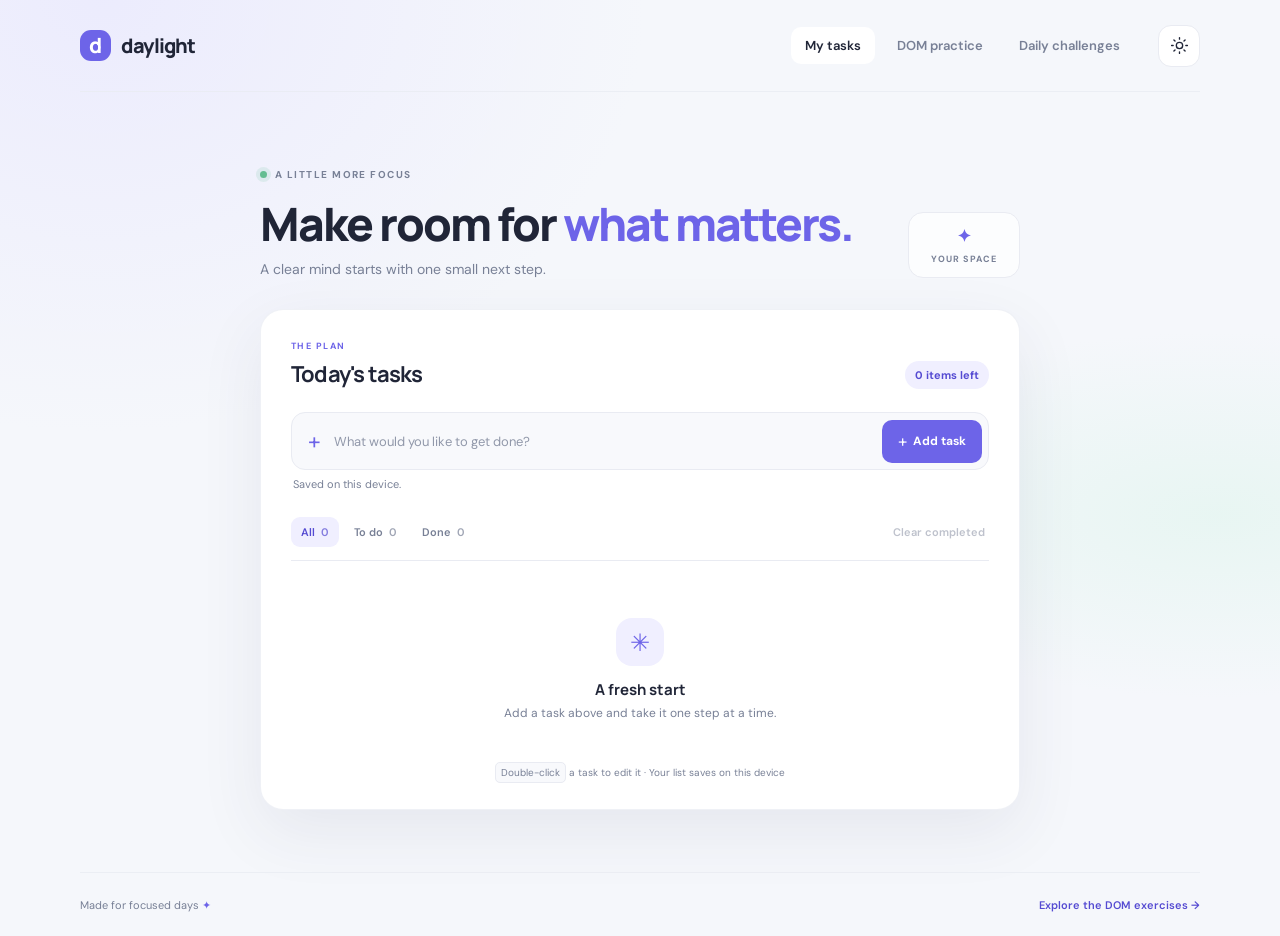
<file: index.html>
<!doctype html>
<html lang="en">
  <head>
    <meta charset="utf-8">
    <meta name="viewport" content="width=device-width, initial-scale=1">
    <meta name="theme-color" content="#f5f7fb">
    <meta name="description" content="A calm, accessible to-do list built with vanilla JavaScript and DOM manipulation.">
    <title>Daylight — To-do list</title>
    <link rel="preconnect" href="https://fonts.googleapis.com">
    <link rel="preconnect" href="https://fonts.gstatic.com" crossorigin>
    <link href="https://fonts.googleapis.com/css2?family=DM+Sans:wght@400;500;600;700&family=Manrope:wght@500;600;700;800&display=swap" rel="stylesheet">
    <link rel="stylesheet" href="styles.css">
    <script src="app.js" defer></script>
  </head>
  <body>
    <div class="page-shell">
      <header class="topbar">
        <a class="brand" href="./" aria-label="Daylight home">
          <span class="brand-mark" aria-hidden="true">d</span>
          <span>daylight</span>
        </a>
        <nav class="topbar-nav" aria-label="Main navigation">
          <a class="nav-link nav-link-current" href="./" aria-current="page">My tasks</a>
          <a class="nav-link" href="dom-practice.html">DOM practice</a>
          <a class="nav-link" href="daily-challenges/">Daily challenges</a>
        </nav>
        <button class="icon-button theme-toggle" id="theme-toggle" type="button" aria-label="Switch to dark theme" aria-pressed="false">
          <svg class="sun-icon" viewBox="0 0 24 24" fill="none" aria-hidden="true">
            <circle cx="12" cy="12" r="4"></circle>
            <path d="M12 2v2m0 16v2M4.93 4.93l1.42 1.42m11.3 11.3 1.42 1.42M2 12h2m16 0h2M4.93 19.07l1.42-1.42m11.3-11.3 1.42-1.42"></path>
          </svg>
          <svg class="moon-icon" viewBox="0 0 24 24" fill="none" aria-hidden="true">
            <path d="M20.2 15.4A8.5 8.5 0 0 1 8.6 3.8 8.5 8.5 0 1 0 20.2 15.4Z"></path>
          </svg>
        </button>
      </header>

      <main class="main-content">
        <section class="welcome-row" aria-labelledby="page-title">
          <div>
            <p class="eyebrow"><span class="eyebrow-dot" aria-hidden="true"></span> A LITTLE MORE FOCUS</p>
            <h1 id="page-title">Make room for <span>what matters.</span></h1>
            <p class="intro-copy">A clear mind starts with one small next step.</p>
          </div>
          <div class="date-card" aria-label="Your task list">
            <span class="date-card-icon" aria-hidden="true">✦</span>
            <span>YOUR SPACE</span>
          </div>
        </section>

        <section class="todo-card" aria-labelledby="list-heading">
          <div class="card-heading">
            <div>
              <p class="section-kicker">THE PLAN</p>
              <h2 id="list-heading">Today's tasks</h2>
            </div>
            <span class="task-count" id="items-left">0 items left</span>
          </div>

          <form class="todo-form" id="todo-form">
            <label class="sr-only" for="todo-input">Add a task</label>
            <span class="input-plus" aria-hidden="true">+</span>
            <input id="todo-input" name="task" type="text" maxlength="160" placeholder="What would you like to get done?" autocomplete="off" required>
            <button class="add-button" type="submit"><span aria-hidden="true">+</span> Add task</button>
          </form>

          <p class="storage-status" id="storage-status" role="status" aria-live="polite"></p>

          <div class="list-toolbar">
            <div class="filters" role="group" aria-label="Filter tasks">
              <button class="filter-button active" type="button" data-filter="all" aria-pressed="true">All <span id="all-count">0</span></button>
              <button class="filter-button" type="button" data-filter="active" aria-pressed="false">To do <span id="active-count">0</span></button>
              <button class="filter-button" type="button" data-filter="completed" aria-pressed="false">Done <span id="completed-count">0</span></button>
            </div>
            <button class="text-button clear-button" id="clear-completed" type="button" disabled>Clear completed</button>
          </div>

          <ul class="todo-list" id="todo-list" aria-label="Tasks"></ul>
          <div class="empty-state" id="empty-state">
            <span class="empty-illustration" aria-hidden="true">✳</span>
            <h3 id="empty-title">A fresh start</h3>
            <p id="empty-copy">Add a task above and take it one step at a time.</p>
          </div>
          <p class="keyboard-hint"><kbd>Double-click</kbd> a task to edit it <span aria-hidden="true">·</span> Your list saves on this device</p>
        </section>
      </main>

      <footer class="page-footer">
        <span>Made for focused days <span aria-hidden="true">✦</span></span>
        <a href="dom-practice.html">Explore the DOM exercises <span aria-hidden="true">→</span></a>
      </footer>
    </div>
  </body>
</html>
</file>
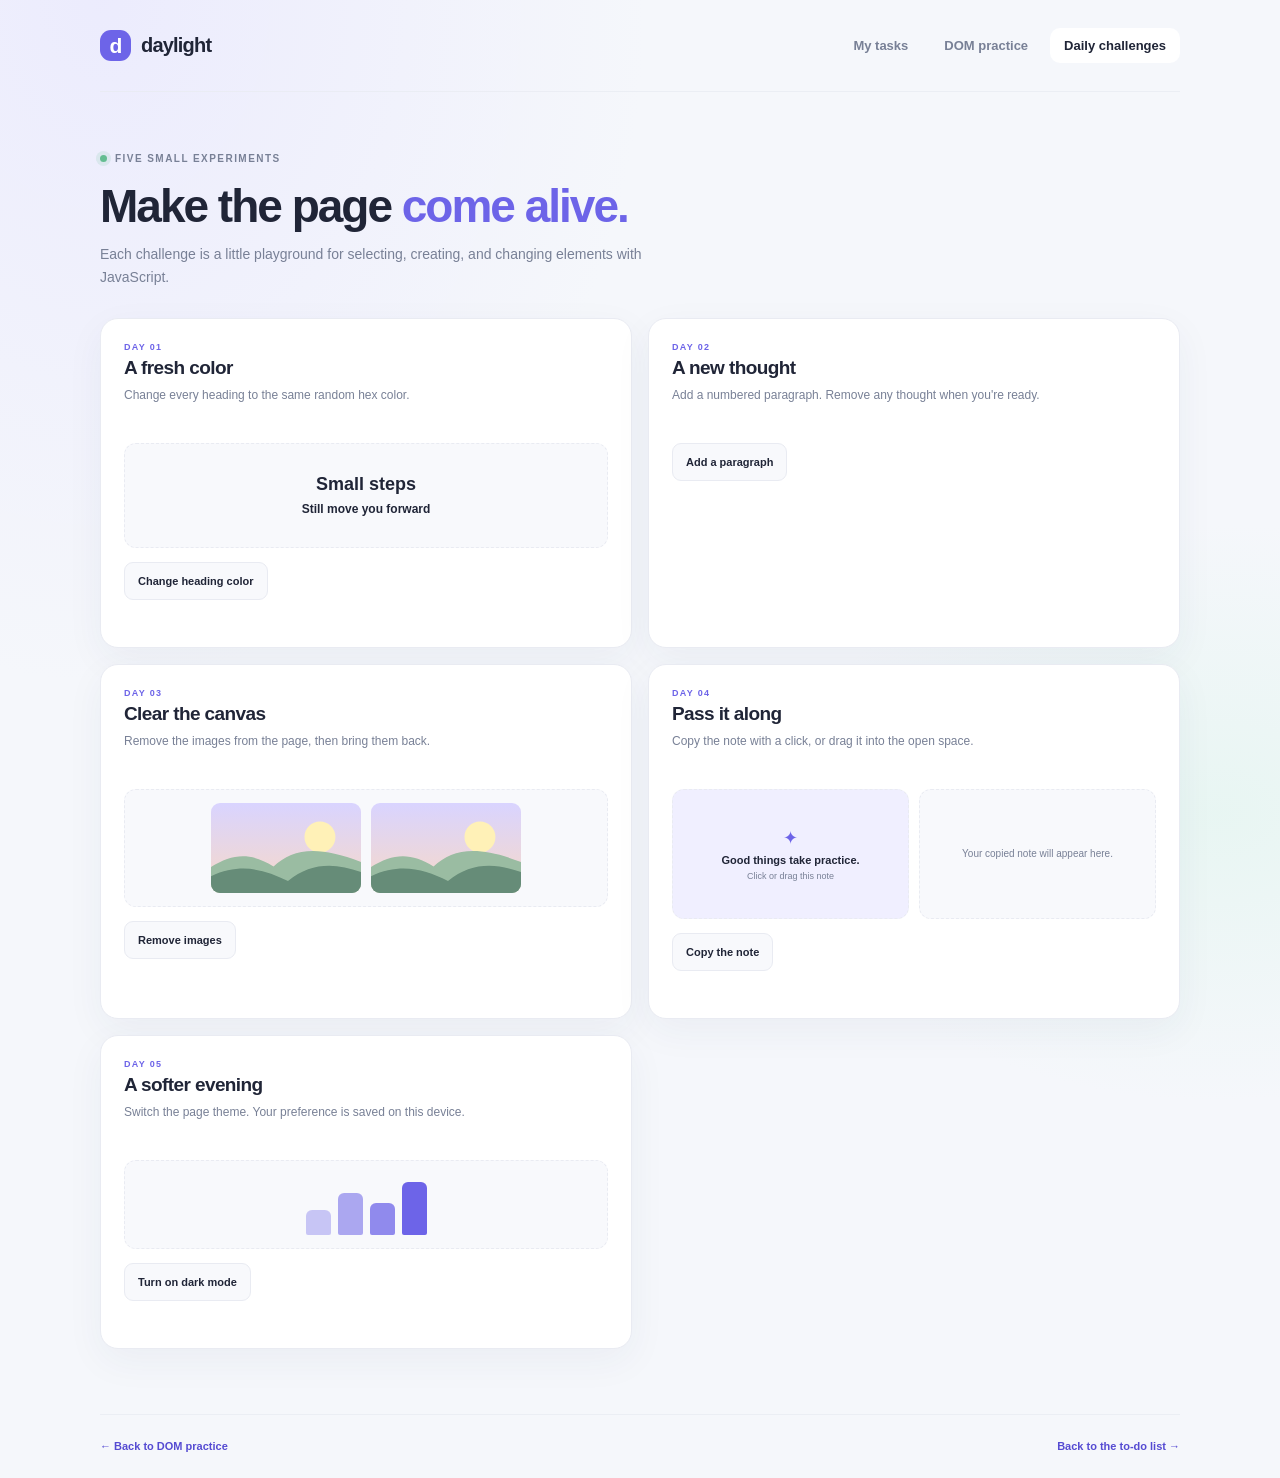
<file: daily-challenges/index.html>
<!doctype html>
<html lang="en">
  <head>
    <meta charset="utf-8">
    <meta name="viewport" content="width=device-width, initial-scale=1">
    <meta name="description" content="Five small, interactive DOM manipulation challenges for Week 5.">
    <title>Daily DOM Challenges — Week 5</title>
    <link rel="stylesheet" href="../styles.css">
    <link rel="stylesheet" href="challenges.css">
    <script src="challenges.js" defer></script>
  </head>
  <body>
    <div class="page-shell challenges-shell">
      <header class="topbar">
        <a class="brand" href="../" aria-label="Daylight home">
          <span class="brand-mark" aria-hidden="true">d</span>
          <span>daylight</span>
        </a>
        <nav class="topbar-nav" aria-label="Main navigation">
          <a class="nav-link" href="../">My tasks</a>
          <a class="nav-link" href="../dom-practice.html">DOM practice</a>
          <a class="nav-link nav-link-current" href="./" aria-current="page">Daily challenges</a>
        </nav>
      </header>

      <main class="challenges-main">
        <p class="eyebrow"><span class="eyebrow-dot" aria-hidden="true"></span> FIVE SMALL EXPERIMENTS</p>
        <h1>Make the page <span>come alive.</span></h1>
        <p class="challenges-intro">Each challenge is a little playground for selecting, creating, and changing elements with JavaScript.</p>

        <div class="challenge-grid">
          <section class="challenge-card" aria-labelledby="color-title">
            <p class="challenge-number">DAY 01</p>
            <h2 id="color-title">A fresh color</h2>
            <p>Change every heading to the same random hex color.</p>
            <div class="color-preview">
              <h3>Small steps</h3>
              <h4>Still move you forward</h4>
            </div>
            <button class="challenge-button" id="change-color" type="button">Change heading color</button>
            <p class="challenge-status" id="color-status" role="status" aria-live="polite"></p>
          </section>

          <section class="challenge-card" aria-labelledby="paragraph-title">
            <p class="challenge-number">DAY 02</p>
            <h2 id="paragraph-title">A new thought</h2>
            <p>Add a numbered paragraph. Remove any thought when you're ready.</p>
            <button class="challenge-button" id="add-paragraph" type="button">Add a paragraph</button>
            <ol class="thought-list" id="thought-list" aria-label="Numbered thoughts"></ol>
          </section>

          <section class="challenge-card" aria-labelledby="image-title">
            <p class="challenge-number">DAY 03</p>
            <h2 id="image-title">Clear the canvas</h2>
            <p>Remove the images from the page, then bring them back.</p>
            <div class="image-gallery" id="image-gallery">
              <img src="sample-image.svg" alt="Abstract sunrise over a green hill">
              <img src="sample-image.svg" alt="Abstract sunrise over a green hill">
            </div>
            <button class="challenge-button" id="toggle-images" type="button">Remove images</button>
            <p class="challenge-status" id="image-status" role="status" aria-live="polite"></p>
          </section>

          <section class="challenge-card" aria-labelledby="copy-title">
            <p class="challenge-number">DAY 04</p>
            <h2 id="copy-title">Pass it along</h2>
            <p>Copy the note with a click, or drag it into the open space.</p>
            <div class="copy-playground">
              <div class="copy-source" id="copy-source" draggable="true" tabindex="0">
                <span aria-hidden="true">✦</span>
                <p>Good things take practice.</p>
                <small>Click or drag this note</small>
              </div>
              <div class="copy-target" id="copy-target" tabindex="0" aria-label="Copied content area">
                <span class="target-placeholder">Your copied note will appear here.</span>
              </div>
            </div>
            <button class="challenge-button" id="copy-note" type="button">Copy the note</button>
            <p class="challenge-status" id="copy-status" role="status" aria-live="polite"></p>
          </section>

          <section class="challenge-card challenge-card-theme" aria-labelledby="theme-title">
            <p class="challenge-number">DAY 05</p>
            <h2 id="theme-title">A softer evening</h2>
            <p>Switch the page theme. Your preference is saved on this device.</p>
            <div class="theme-preview" aria-hidden="true">
              <span></span><span></span><span></span><span></span>
            </div>
            <button class="challenge-button" id="toggle-theme" type="button" aria-pressed="false">Turn on dark mode</button>
            <p class="challenge-status" id="theme-status" role="status" aria-live="polite"></p>
          </section>
        </div>
      </main>

      <footer class="page-footer">
        <a href="../dom-practice.html">← Back to DOM practice</a>
        <a href="../">Back to the to-do list →</a>
      </footer>
    </div>
  </body>
</html>
</file>
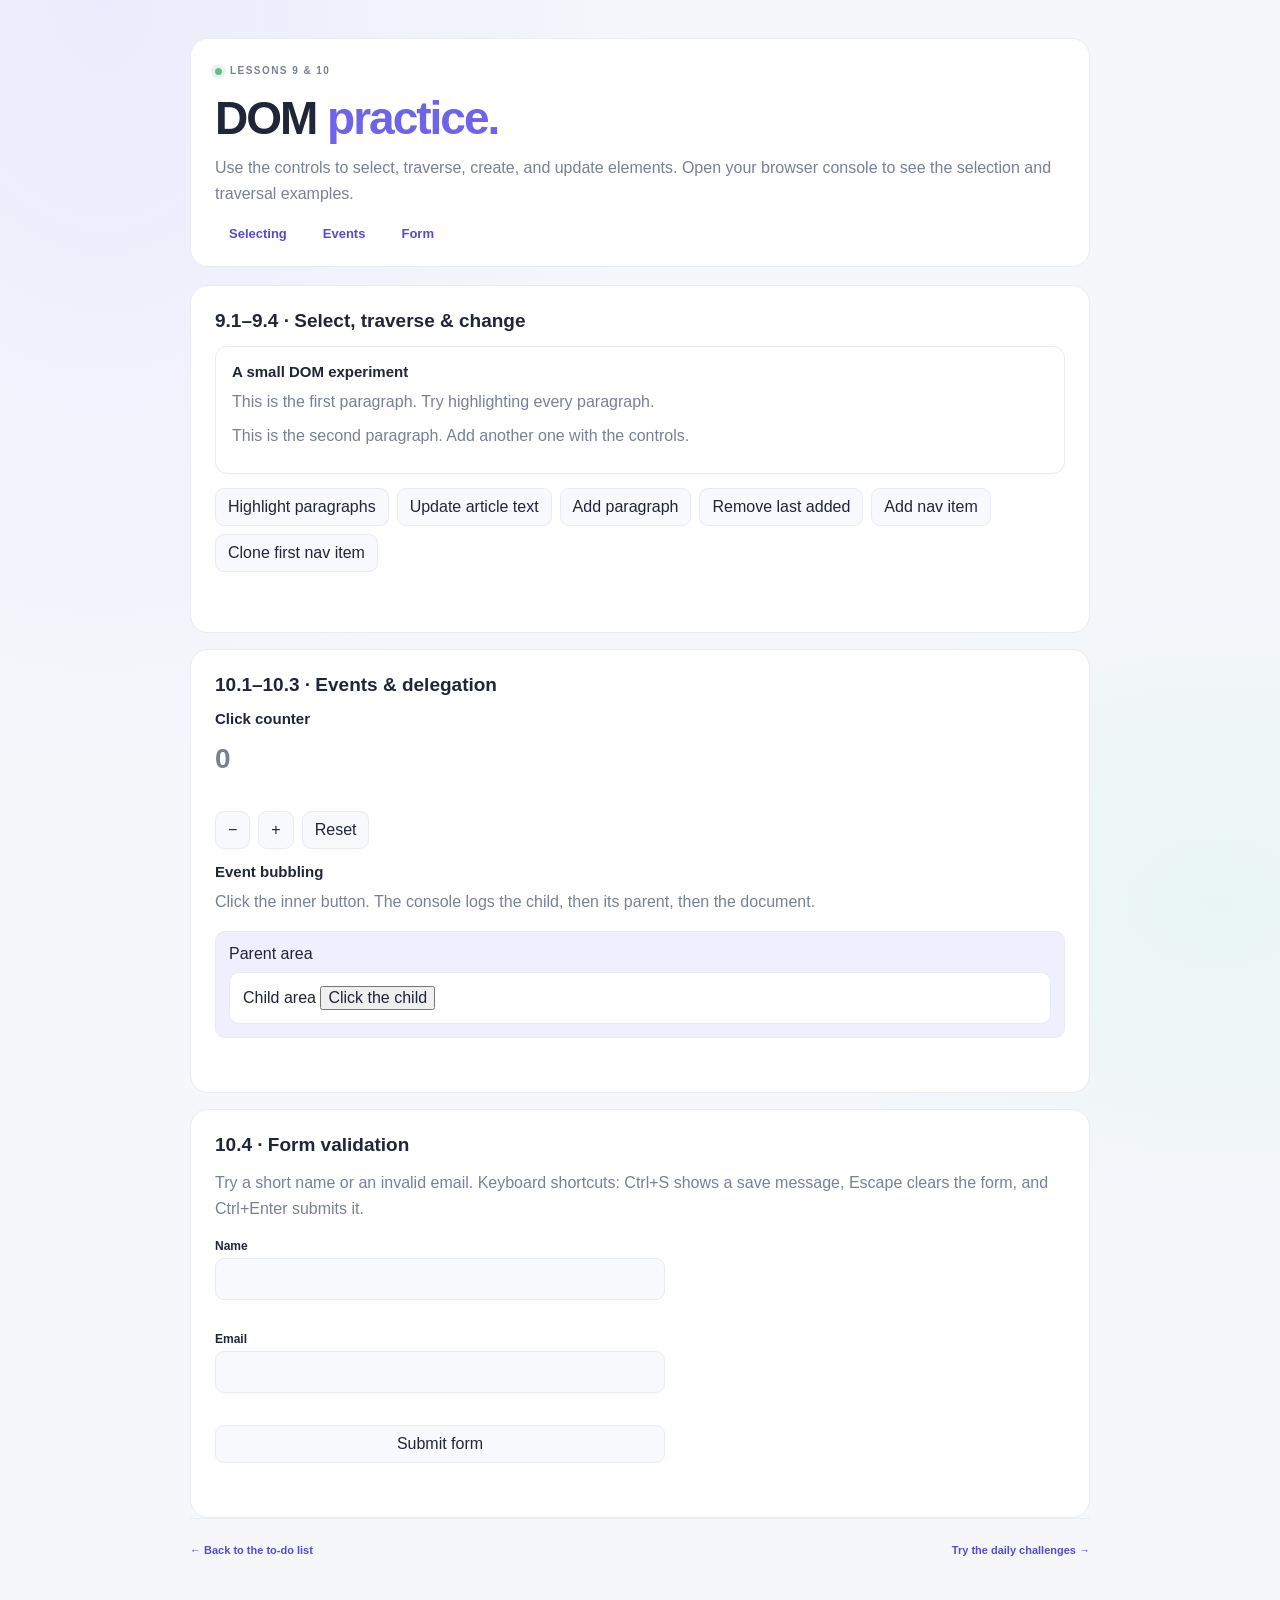
<file: dom-practice.html>
<!doctype html>
<html lang="en">
  <head>
    <meta charset="utf-8">
    <meta name="viewport" content="width=device-width, initial-scale=1">
    <meta name="description" content="Hands-on examples for selecting, traversing, and changing the DOM and handling browser events.">
    <title>DOM Practice — Week 5</title>
    <link rel="stylesheet" href="styles.css">
    <style>
      .practice-page {
        width: min(900px, calc(100% - 36px));
        margin: 0 auto;
        padding: 38px 0 60px;
      }

      .practice-header,
      .practice-section {
        padding: 24px;
        border: 1px solid var(--line);
        border-radius: 18px;
        background: var(--surface);
      }

      .practice-header {
        margin-bottom: 18px;
      }

      .practice-header h1 {
        margin-top: 12px;
      }

      .practice-header p,
      .practice-section p {
        color: var(--muted);
        line-height: 1.65;
      }

      .practice-grid {
        display: grid;
        gap: 16px;
      }

      .practice-section h2 {
        margin-bottom: 14px;
        font-size: 19px;
      }

      .practice-section h3 {
        margin-bottom: 9px;
        font-size: 15px;
      }

      .practice-header .nav-list {
        display: flex;
        flex-wrap: wrap;
        gap: 8px;
        margin: 16px 0 0;
        padding: 0;
        list-style: none;
      }

      .nav-list a {
        color: var(--accent-strong);
        font-size: 13px;
      }

      .practice-article {
        padding: 16px;
        border: 1px solid var(--line);
        border-radius: 12px;
      }

      .practice-article .content {
        margin-bottom: 8px;
      }

      .practice-controls,
      .counter-controls {
        display: flex;
        flex-wrap: wrap;
        gap: 8px;
        margin: 14px 0;
      }

      .practice-controls button,
      .counter-controls button,
      .contact-form button {
        min-height: 38px;
        padding: 8px 12px;
        border: 1px solid var(--line);
        border-radius: 9px;
        background: var(--surface-soft);
        color: var(--ink);
        cursor: pointer;
      }

      .practice-controls button:hover,
      .counter-controls button:hover,
      .contact-form button:hover {
        border-color: var(--accent);
      }

      .practice-counter {
        font-size: 28px;
        font-weight: 700;
        font-variant-numeric: tabular-nums;
      }

      .demo-parent,
      .demo-child {
        padding: 13px;
        border: 1px solid var(--line);
        border-radius: 10px;
      }

      .demo-parent {
        background: var(--accent-wash);
      }

      .demo-child {
        margin-top: 9px;
        background: var(--surface);
      }

      .contact-form {
        display: grid;
        gap: 12px;
        max-width: 450px;
      }

      .contact-field {
        display: grid;
        gap: 5px;
        color: var(--ink);
        font-size: 12px;
        font-weight: 600;
      }

      .contact-field input {
        min-height: 42px;
        padding: 9px 11px;
        border: 1px solid var(--line);
        border-radius: 9px;
        background: var(--surface-soft);
        color: var(--ink);
      }

      .contact-field input.error {
        border-color: var(--danger);
      }

      .field-error {
        min-height: 15px;
        color: var(--danger);
        font-size: 11px;
        font-weight: 400;
      }

      .practice-status {
        min-height: 22px;
        margin: 8px 0 0;
        color: var(--accent-strong);
        font-size: 12px;
      }

      .practice-page .highlight {
        border-radius: 4px;
        background: #fff0a8;
        color: #322800;
      }

      .practice-page .visually-changed {
        padding: 14px;
        border-radius: 10px;
        background: var(--accent-wash);
      }

      @media (max-width: 600px) {
        .practice-page {
          padding-top: 22px;
        }

        .practice-header,
        .practice-section {
          padding: 18px;
        }
      }
    </style>
    <script src="dom.js" defer></script>
  </head>
  <body>
    <div class="practice-page">
      <header class="practice-header" id="main-header">
        <p class="eyebrow"><span class="eyebrow-dot" aria-hidden="true"></span> LESSONS 9 &amp; 10</p>
        <h1>DOM <span>practice.</span></h1>
        <p>Use the controls to select, traverse, create, and update elements. Open your browser console to see the selection and traversal examples.</p>
        <nav aria-label="Practice sections">
          <ul class="nav-list">
            <li><a href="#selecting" class="nav-link">Selecting</a></li>
            <li><a href="#events" class="nav-link">Events</a></li>
            <li><a href="#contact-form" class="nav-link">Form</a></li>
          </ul>
        </nav>
      </header>

      <main class="practice-grid">
        <section class="practice-section container" id="selecting">
          <h2>9.1–9.4 · Select, traverse &amp; change</h2>
          <article class="practice-article" data-id="article-1" data-category="practice">
            <h3 class="title">A small DOM experiment</h3>
            <p class="content">This is the first paragraph. Try highlighting every paragraph.</p>
            <p class="content">This is the second paragraph. Add another one with the controls.</p>
          </article>
          <div class="practice-controls" aria-label="DOM controls">
            <button type="button" id="highlight-button">Highlight paragraphs</button>
            <button type="button" id="update-article-button">Update article text</button>
            <button type="button" id="add-paragraph-button">Add paragraph</button>
            <button type="button" id="remove-paragraph-button">Remove last added</button>
            <button type="button" id="add-nav-button">Add nav item</button>
            <button type="button" id="clone-nav-button">Clone first nav item</button>
          </div>
          <p class="practice-status" id="dom-status" role="status" aria-live="polite"></p>
        </section>

        <section class="practice-section" id="events">
          <h2>10.1–10.3 · Events &amp; delegation</h2>
          <h3>Click counter</h3>
          <p class="practice-counter" id="counter-value" aria-live="polite">0</p>
          <div class="counter-controls">
            <button type="button" id="decrement-button" aria-label="Decrease counter">−</button>
            <button type="button" id="increment-button" aria-label="Increase counter">+</button>
            <button type="button" id="reset-counter-button">Reset</button>
          </div>
          <h3>Event bubbling</h3>
          <p>Click the inner button. The console logs the child, then its parent, then the document.</p>
          <div class="demo-parent" id="demo-parent">
            Parent area
            <div class="demo-child" id="demo-child">
              Child area
              <button type="button" id="demo-child-button">Click the child</button>
            </div>
          </div>
          <p class="practice-status" id="event-status" role="status" aria-live="polite"></p>
        </section>

        <section class="practice-section">
          <h2>10.4 · Form validation</h2>
          <p>Try a short name or an invalid email. Keyboard shortcuts: Ctrl+S shows a save message, Escape clears the form, and Ctrl+Enter submits it.</p>
          <form id="contact-form" class="contact-form" novalidate>
            <label class="contact-field" for="name">
              Name
              <input type="text" id="name" name="name" autocomplete="name" aria-describedby="name-error" required>
              <span class="field-error" id="name-error"></span>
            </label>
            <label class="contact-field" for="email">
              Email
              <input type="email" id="email" name="email" autocomplete="email" aria-describedby="email-error" required>
              <span class="field-error" id="email-error"></span>
            </label>
            <button type="submit">Submit form</button>
          </form>
          <p class="practice-status" id="form-status" role="status" aria-live="polite"></p>
        </section>
      </main>
      <footer class="page-footer">
        <a href="./">← Back to the to-do list</a>
        <a href="daily-challenges/">Try the daily challenges →</a>
      </footer>
    </div>
  </body>
</html>
</file>
<file: styles.css>
:root {
  color-scheme: light;
  --page: #f5f7fb;
  --surface: #ffffff;
  --surface-soft: #f8f9fc;
  --ink: #202537;
  --muted: #788096;
  --line: #e9ebf2;
  --accent: #6d64e8;
  --accent-strong: #554bd2;
  --accent-wash: #f0efff;
  --mint: #d7f0e5;
  --danger: #c44755;
  --shadow: 0 22px 65px rgb(47 53 89 / 8%);
  font-family: "DM Sans", "Segoe UI", sans-serif;
}

:root[data-theme="dark"] {
  color-scheme: dark;
  --page: #171923;
  --surface: #212431;
  --surface-soft: #292d3c;
  --ink: #f1f2f8;
  --muted: #a4a9bd;
  --line: #373b4d;
  --accent: #a59eff;
  --accent-strong: #b6b0ff;
  --accent-wash: #35314f;
  --mint: #32493f;
  --danger: #ff9aa5;
  --shadow: 0 22px 65px rgb(0 0 0 / 22%);
}

* {
  box-sizing: border-box;
}

body {
  min-width: 320px;
  min-height: 100vh;
  margin: 0;
  background:
    radial-gradient(ellipse at 8% 0%, rgb(228 226 255 / 54%), transparent 34rem),
    radial-gradient(ellipse at 95% 55%, rgb(216 244 232 / 45%), transparent 27rem),
    var(--page);
  color: var(--ink);
  transition: background-color 180ms ease, color 180ms ease;
}

button,
input {
  font: inherit;
}

button {
  color: inherit;
}

a {
  color: inherit;
}

button:focus-visible,
a:focus-visible,
input:focus-visible {
  outline: 3px solid color-mix(in srgb, var(--accent) 45%, transparent);
  outline-offset: 3px;
}

.page-shell {
  width: min(1120px, calc(100% - 48px));
  min-height: 100vh;
  margin: 0 auto;
  display: flex;
  flex-direction: column;
}

.topbar {
  min-height: 92px;
  display: flex;
  align-items: center;
  justify-content: space-between;
  gap: 24px;
  border-bottom: 1px solid color-mix(in srgb, var(--line) 75%, transparent);
}

.brand {
  display: inline-flex;
  align-items: center;
  gap: 10px;
  color: var(--ink);
  font-family: "Manrope", "Segoe UI", sans-serif;
  font-size: 20px;
  font-weight: 800;
  letter-spacing: -0.8px;
  text-decoration: none;
}

.brand-mark {
  width: 31px;
  height: 31px;
  display: grid;
  place-items: center;
  border-radius: 11px;
  background: var(--accent);
  color: #fff;
  font-size: 21px;
  line-height: 1;
}

.topbar-nav {
  display: flex;
  align-items: center;
  gap: 8px;
  margin-left: auto;
}

.nav-link {
  padding: 10px 14px;
  border-radius: 10px;
  color: var(--muted);
  font-size: 13px;
  font-weight: 600;
  text-decoration: none;
  transition: background-color 160ms ease, color 160ms ease;
}

.nav-link:hover,
.nav-link-current {
  background: var(--surface);
  color: var(--ink);
}

.icon-button {
  width: 42px;
  height: 42px;
  display: grid;
  place-items: center;
  border: 1px solid var(--line);
  border-radius: 13px;
  background: var(--surface);
  cursor: pointer;
  transition: transform 160ms ease, border-color 160ms ease;
}

.icon-button:hover {
  transform: translateY(-1px);
  border-color: var(--accent);
}

.icon-button svg {
  width: 19px;
  height: 19px;
  stroke: currentColor;
  stroke-linecap: round;
  stroke-linejoin: round;
  stroke-width: 1.7;
}

.moon-icon,
:root[data-theme="dark"] .sun-icon {
  display: none;
}

:root[data-theme="dark"] .moon-icon {
  display: block;
}

.main-content {
  width: min(760px, 100%);
  flex: 1;
  align-self: center;
  padding: 76px 0 62px;
}

.welcome-row {
  display: flex;
  align-items: flex-end;
  justify-content: space-between;
  gap: 24px;
  margin-bottom: 31px;
}

.eyebrow,
.section-kicker {
  margin: 0;
  color: var(--muted);
  font-size: 10px;
  font-weight: 700;
  letter-spacing: 1.45px;
}

.eyebrow {
  display: flex;
  align-items: center;
  gap: 8px;
}

.eyebrow-dot {
  width: 7px;
  height: 7px;
  border-radius: 50%;
  background: #64bd91;
  box-shadow: 0 0 0 4px color-mix(in srgb, #64bd91 15%, transparent);
}

h1,
h2,
h3,
p {
  margin-top: 0;
}

h1,
h2 {
  font-family: "Manrope", "Segoe UI", sans-serif;
}

h1 {
  max-width: 600px;
  margin: 16px 0 10px;
  font-size: clamp(32px, 5vw, 46px);
  font-weight: 800;
  letter-spacing: -2px;
  line-height: 1.16;
}

h1 span {
  color: var(--accent);
}

.intro-copy {
  margin-bottom: 0;
  color: var(--muted);
  font-size: 14px;
}

.date-card {
  min-width: 112px;
  display: flex;
  flex-direction: column;
  align-items: center;
  gap: 6px;
  padding: 12px 15px;
  border: 1px solid var(--line);
  border-radius: 15px;
  background: color-mix(in srgb, var(--surface) 75%, transparent);
  color: var(--muted);
  font-size: 9px;
  font-weight: 700;
  letter-spacing: 1px;
}

.date-card-icon {
  color: var(--accent);
  font-size: 17px;
}

.todo-card {
  padding: 30px;
  border: 1px solid color-mix(in srgb, var(--line) 70%, transparent);
  border-radius: 23px;
  background: var(--surface);
  box-shadow: var(--shadow);
}

.card-heading {
  display: flex;
  align-items: flex-end;
  justify-content: space-between;
  gap: 16px;
  margin-bottom: 23px;
}

.section-kicker {
  margin-bottom: 7px;
  color: var(--accent);
  font-size: 9px;
}

.card-heading h2 {
  margin: 0;
  font-size: 22px;
  font-weight: 700;
  letter-spacing: -0.8px;
}

.task-count {
  padding: 7px 10px;
  border-radius: 999px;
  background: var(--accent-wash);
  color: var(--accent-strong);
  font-size: 11px;
  font-weight: 700;
  white-space: nowrap;
}

.todo-form {
  min-height: 58px;
  display: flex;
  align-items: center;
  gap: 11px;
  padding: 6px 6px 6px 16px;
  border: 1px solid var(--line);
  border-radius: 14px;
  background: var(--surface-soft);
  transition: border-color 160ms ease, box-shadow 160ms ease;
}

.todo-form:focus-within {
  border-color: var(--accent);
  box-shadow: 0 0 0 3px color-mix(in srgb, var(--accent) 12%, transparent);
}

.input-plus {
  color: var(--accent);
  font-size: 23px;
  font-weight: 400;
}

.todo-form input {
  min-width: 0;
  flex: 1;
  border: 0;
  outline: 0;
  background: transparent;
  color: var(--ink);
  font-size: 13px;
}

.todo-form input::placeholder {
  color: var(--muted);
  opacity: 0.8;
}

.add-button {
  min-height: 43px;
  display: inline-flex;
  align-items: center;
  justify-content: center;
  gap: 6px;
  padding: 0 16px;
  border: 0;
  border-radius: 10px;
  background: var(--accent);
  color: #fff;
  font-size: 12px;
  font-weight: 700;
  cursor: pointer;
  transition: background-color 160ms ease, transform 160ms ease;
}

.add-button:hover {
  transform: translateY(-1px);
  background: var(--accent-strong);
}

.add-button span {
  font-size: 17px;
  font-weight: 400;
}

.storage-status {
  min-height: 17px;
  margin: 7px 2px 0;
  color: var(--muted);
  font-size: 11px;
}

.storage-status[data-state="error"] {
  color: var(--danger);
}

.list-toolbar {
  min-height: 57px;
  display: flex;
  align-items: center;
  justify-content: space-between;
  gap: 12px;
  margin-top: 10px;
  border-bottom: 1px solid var(--line);
}

.filters {
  display: flex;
  align-items: center;
  gap: 5px;
}

.filter-button,
.text-button {
  border: 0;
  background: transparent;
  cursor: pointer;
  font-size: 11px;
  font-weight: 600;
}

.filter-button {
  padding: 8px 10px;
  border-radius: 9px;
  color: var(--muted);
  transition: background-color 160ms ease, color 160ms ease;
}

.filter-button span {
  margin-left: 3px;
  color: inherit;
  opacity: 0.7;
}

.filter-button:hover,
.filter-button.active {
  background: var(--accent-wash);
  color: var(--accent-strong);
}

.text-button {
  padding: 8px 4px;
  color: var(--muted);
}

.text-button:hover:not(:disabled) {
  color: var(--danger);
}

.text-button:disabled {
  cursor: not-allowed;
  opacity: 0.48;
}

.todo-list {
  display: grid;
  gap: 8px;
  margin: 0;
  padding: 12px 0 0;
  list-style: none;
}

.todo-item {
  min-height: 60px;
  display: flex;
  align-items: center;
  gap: 13px;
  padding: 10px 11px 10px 14px;
  border: 1px solid transparent;
  border-radius: 12px;
  background: var(--surface-soft);
  animation: arrive 180ms ease both;
}

.todo-item:hover,
.todo-item:focus-within {
  border-color: var(--line);
}

.todo-checkbox {
  width: 18px;
  height: 18px;
  flex: 0 0 auto;
  margin: 0;
  accent-color: var(--accent);
  cursor: pointer;
}

.todo-text {
  min-width: 0;
  flex: 1;
  overflow-wrap: anywhere;
  color: var(--ink);
  font-size: 13px;
  line-height: 1.5;
  cursor: default;
}

.todo-item.is-complete .todo-text {
  color: var(--muted);
  text-decoration: line-through;
  text-decoration-color: var(--muted);
}

.delete-button {
  width: 33px;
  height: 33px;
  display: grid;
  flex: 0 0 auto;
  place-items: center;
  border: 0;
  border-radius: 9px;
  background: transparent;
  color: var(--muted);
  cursor: pointer;
  font-size: 19px;
  opacity: 0;
  transition: color 140ms ease, background-color 140ms ease, opacity 140ms ease;
}

.todo-item:hover .delete-button,
.todo-item:focus-within .delete-button,
.delete-button:focus-visible {
  opacity: 1;
}

.delete-button:hover {
  background: color-mix(in srgb, var(--danger) 11%, transparent);
  color: var(--danger);
}

.edit-input {
  min-width: 0;
  flex: 1;
  padding: 7px 9px;
  border: 1px solid var(--accent);
  border-radius: 7px;
  background: var(--surface);
  color: var(--ink);
  font-size: 13px;
}

.empty-state {
  padding: 45px 12px 27px;
  text-align: center;
}

.empty-state[hidden] {
  display: none;
}

.empty-illustration {
  width: 48px;
  height: 48px;
  display: grid;
  place-items: center;
  margin: 0 auto 13px;
  border-radius: 16px;
  background: var(--accent-wash);
  color: var(--accent);
  font-size: 24px;
}

.empty-state h3 {
  margin-bottom: 5px;
  font-family: "Manrope", "Segoe UI", sans-serif;
  font-size: 15px;
}

.empty-state p {
  margin-bottom: 0;
  color: var(--muted);
  font-size: 12px;
}

.keyboard-hint {
  margin: 18px 0 0;
  color: var(--muted);
  font-size: 10px;
  text-align: center;
}

kbd {
  padding: 3px 5px;
  border: 1px solid var(--line);
  border-radius: 5px;
  background: var(--surface-soft);
  color: var(--muted);
  font: inherit;
}

.page-footer {
  min-height: 64px;
  display: flex;
  align-items: center;
  justify-content: space-between;
  gap: 16px;
  border-top: 1px solid color-mix(in srgb, var(--line) 75%, transparent);
  color: var(--muted);
  font-size: 11px;
}

.page-footer > span span {
  color: var(--accent);
}

.page-footer a {
  color: var(--accent-strong);
  font-weight: 600;
  text-decoration: none;
}

.page-footer a:hover {
  text-decoration: underline;
}

.sr-only {
  position: absolute;
  width: 1px;
  height: 1px;
  overflow: hidden;
  clip: rect(0, 0, 0, 0);
  white-space: nowrap;
  clip-path: inset(50%);
}

@keyframes arrive {
  from {
    transform: translateY(4px);
    opacity: 0;
  }

  to {
    transform: translateY(0);
    opacity: 1;
  }
}

@media (max-width: 680px) {
  .page-shell {
    width: min(100% - 32px, 520px);
  }

  .topbar {
    min-height: 76px;
    flex-wrap: wrap;
    gap: 9px;
    padding: 13px 0;
  }

  .topbar-nav {
    order: 3;
    width: 100%;
    justify-content: center;
    margin: 0;
  }

  .nav-link {
    padding: 8px 10px;
    font-size: 11px;
  }

  .main-content {
    padding: 49px 0 40px;
  }

  .welcome-row {
    align-items: flex-start;
  }

  .date-card {
    min-width: 82px;
    padding: 10px;
  }

  .todo-card {
    padding: 22px 17px;
    border-radius: 19px;
  }

  .add-button {
    padding: 0 12px;
  }

  .delete-button {
    opacity: 1;
  }

  .page-footer {
    flex-wrap: wrap;
    justify-content: center;
    padding: 15px 0;
    text-align: center;
  }
}

@media (max-width: 390px) {
  .welcome-row {
    gap: 10px;
  }

  .date-card {
    display: none;
  }

  .todo-form {
    gap: 7px;
    padding-left: 11px;
  }

  .todo-form input {
    font-size: 12px;
  }

  .input-plus {
    display: none;
  }

  .filters {
    gap: 0;
  }

  .filter-button {
    padding: 8px 7px;
    font-size: 10px;
  }

  .text-button {
    font-size: 10px;
  }
}

@media (prefers-reduced-motion: reduce) {
  *,
  *::before,
  *::after {
    scroll-behavior: auto !important;
    animation-duration: 0.01ms !important;
    animation-iteration-count: 1 !important;
    transition-duration: 0.01ms !important;
  }
}
</file>
<file: daily-challenges/challenges.css>
.challenges-shell {
  width: min(1080px, calc(100% - 48px));
}

.challenges-main {
  flex: 1;
  padding: 61px 0 65px;
}

.challenges-main h1 {
  max-width: 700px;
  margin: 16px 0 10px;
}

.challenges-intro {
  max-width: 580px;
  margin-bottom: 28px;
  color: var(--muted);
  font-size: 14px;
  line-height: 1.65;
}

.challenge-grid {
  display: grid;
  grid-template-columns: repeat(2, minmax(0, 1fr));
  gap: 16px;
}

.challenge-card {
  min-width: 0;
  padding: 23px;
  border: 1px solid var(--line);
  border-radius: 18px;
  background: var(--surface);
  box-shadow: 0 12px 38px rgb(47 53 89 / 5%);
}

.challenge-card h2 {
  margin: 5px 0 7px;
  font-size: 19px;
  letter-spacing: -0.6px;
}

.challenge-card > p:not(.challenge-number, .challenge-status) {
  min-height: 40px;
  margin-bottom: 17px;
  color: var(--muted);
  font-size: 12px;
  line-height: 1.55;
}

.challenge-number {
  margin: 0;
  color: var(--accent);
  font-size: 9px;
  font-weight: 700;
  letter-spacing: 1.3px;
}

.challenge-button {
  min-height: 38px;
  padding: 8px 13px;
  border: 1px solid var(--line);
  border-radius: 9px;
  background: var(--surface-soft);
  color: var(--ink);
  cursor: pointer;
  font-size: 11px;
  font-weight: 700;
  transition: border-color 150ms ease, background-color 150ms ease;
}

.challenge-button:hover,
.challenge-button:focus-visible {
  border-color: var(--accent);
  background: var(--accent-wash);
}

.challenge-status {
  min-height: 16px;
  margin: 8px 0 0;
  color: var(--accent-strong);
  font-size: 10px;
}

.color-preview {
  min-height: 105px;
  display: grid;
  align-content: center;
  justify-items: center;
  gap: 7px;
  margin-bottom: 14px;
  border: 1px dashed var(--line);
  border-radius: 12px;
  background: var(--surface-soft);
}

.color-preview h3,
.color-preview h4 {
  margin: 0;
  transition: color 180ms ease;
}

.color-preview h3 {
  font-family: "Manrope", "Segoe UI", sans-serif;
  font-size: 18px;
}

.color-preview h4 {
  font-size: 12px;
}

.thought-list {
  display: grid;
  gap: 6px;
  max-height: 155px;
  overflow: auto;
  margin: 13px 0 0;
  padding-left: 25px;
  color: var(--muted);
  font-size: 12px;
}

.thought-list li {
  padding: 6px 8px;
  border-radius: 7px;
  background: var(--surface-soft);
}

.thought-list li button {
  float: right;
  border: 0;
  background: transparent;
  color: var(--danger);
  cursor: pointer;
  font-size: 11px;
}

.image-gallery {
  min-height: 118px;
  display: flex;
  align-items: center;
  justify-content: center;
  gap: 10px;
  margin-bottom: 14px;
  padding: 10px;
  border: 1px dashed var(--line);
  border-radius: 12px;
  background: var(--surface-soft);
}

.image-gallery img {
  width: min(44%, 150px);
  height: 90px;
  border-radius: 9px;
  object-fit: cover;
  transition: opacity 160ms ease;
}

.image-gallery img[hidden] {
  display: none;
}

.copy-playground {
  min-height: 130px;
  display: grid;
  grid-template-columns: 1fr 1fr;
  gap: 10px;
  margin-bottom: 14px;
}

.copy-source,
.copy-target {
  min-width: 0;
  display: flex;
  flex-direction: column;
  align-items: center;
  justify-content: center;
  padding: 12px;
  border: 1px dashed var(--line);
  border-radius: 12px;
  text-align: center;
}

.copy-source {
  background: var(--accent-wash);
  cursor: grab;
}

.copy-source:active {
  cursor: grabbing;
}

.copy-source > span {
  color: var(--accent);
  font-size: 18px;
}

.copy-source p,
.copy-target p {
  margin: 5px 0;
  color: var(--ink);
  font-size: 11px;
  font-weight: 700;
}

.copy-source small {
  color: var(--muted);
  font-size: 9px;
}

.copy-target {
  background: var(--surface-soft);
}

.copy-target.is-drop-target {
  border-color: var(--accent);
  background: var(--accent-wash);
}

.target-placeholder {
  color: var(--muted);
  font-size: 10px;
  line-height: 1.5;
}

.theme-preview {
  height: 89px;
  display: flex;
  align-items: flex-end;
  justify-content: center;
  gap: 7px;
  margin-bottom: 14px;
  padding: 13px;
  border: 1px dashed var(--line);
  border-radius: 12px;
  background: var(--surface-soft);
}

.theme-preview span {
  width: 25px;
  border-radius: 6px 6px 2px 2px;
  background: var(--accent);
}

.theme-preview span:nth-child(1) {
  height: 25px;
  opacity: 0.35;
}

.theme-preview span:nth-child(2) {
  height: 42px;
  opacity: 0.55;
}

.theme-preview span:nth-child(3) {
  height: 32px;
  opacity: 0.75;
}

.theme-preview span:nth-child(4) {
  height: 53px;
}

@media (max-width: 680px) {
  .challenges-shell {
    width: min(100% - 32px, 540px);
  }

  .challenges-main {
    padding-top: 40px;
  }
}

@media (max-width: 520px) {
  .challenge-grid {
    grid-template-columns: 1fr;
  }

  .challenge-card {
    padding: 19px;
  }
}
</file>
